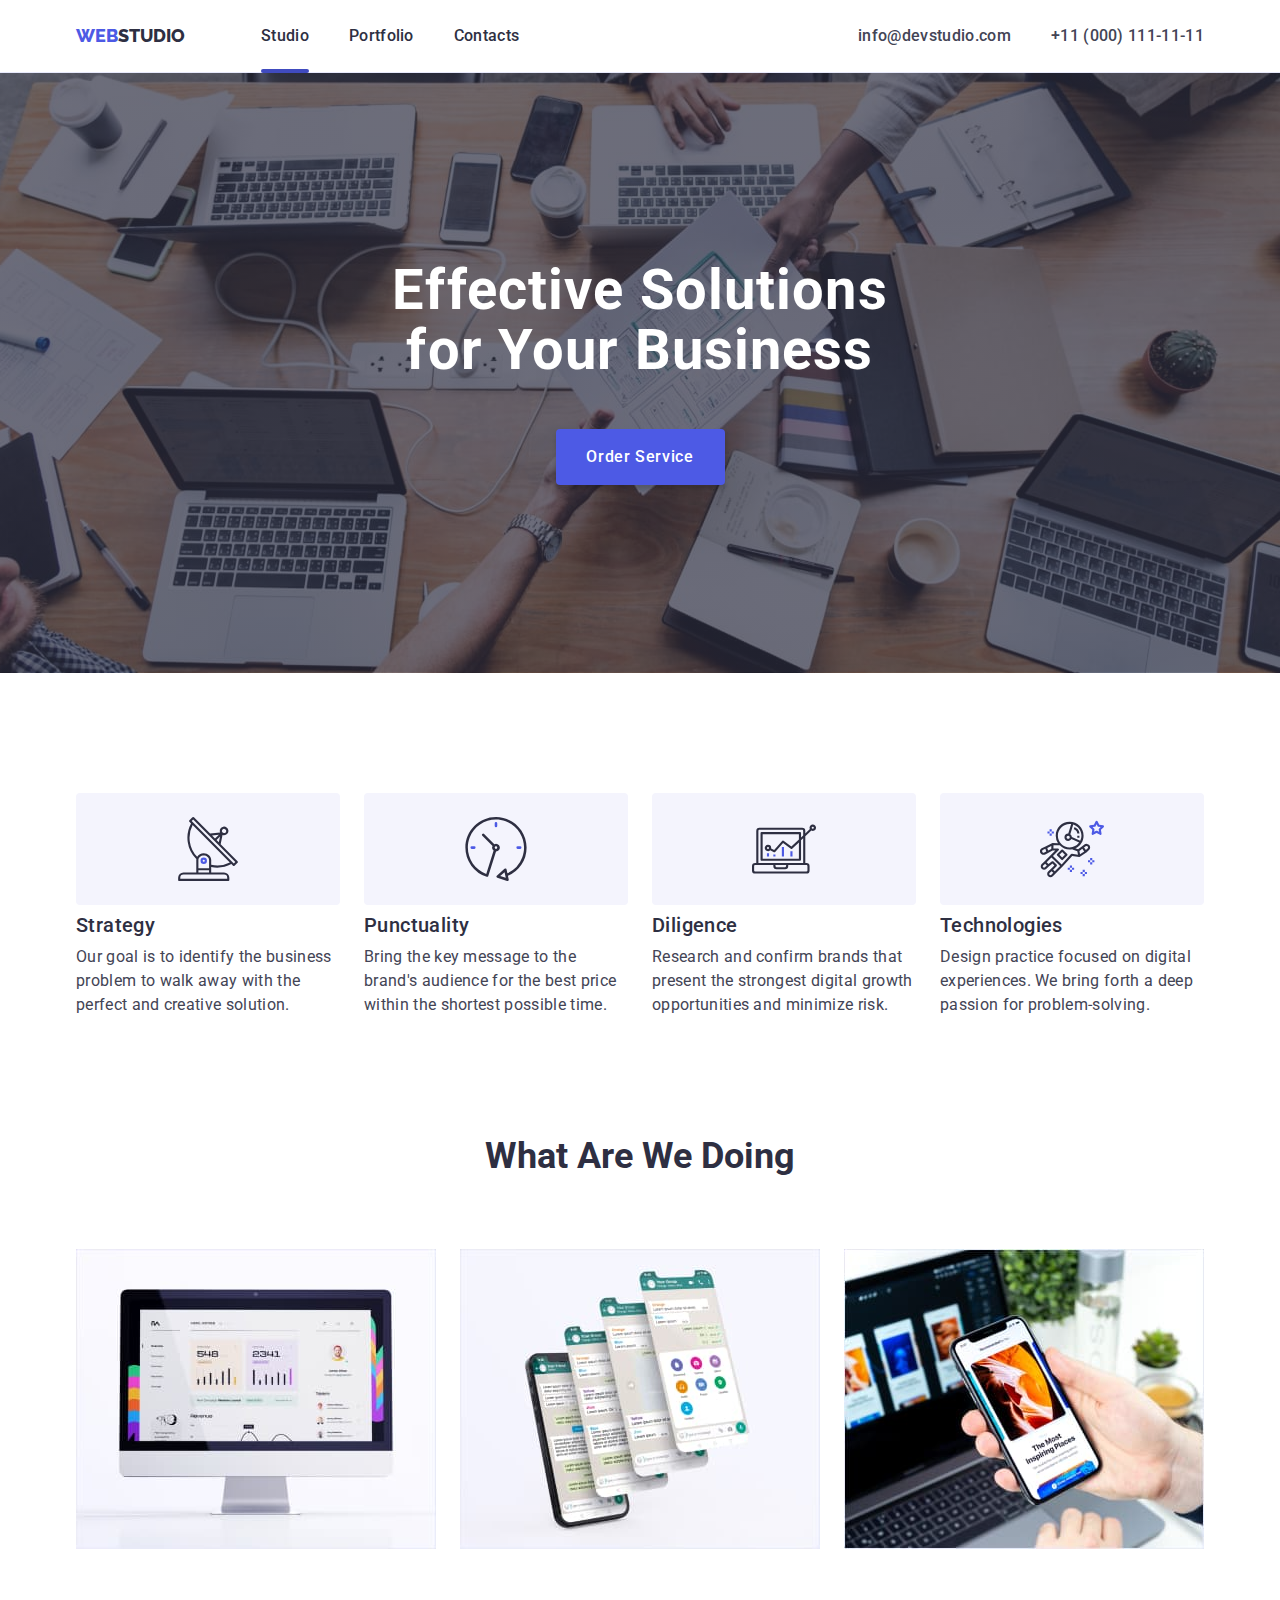
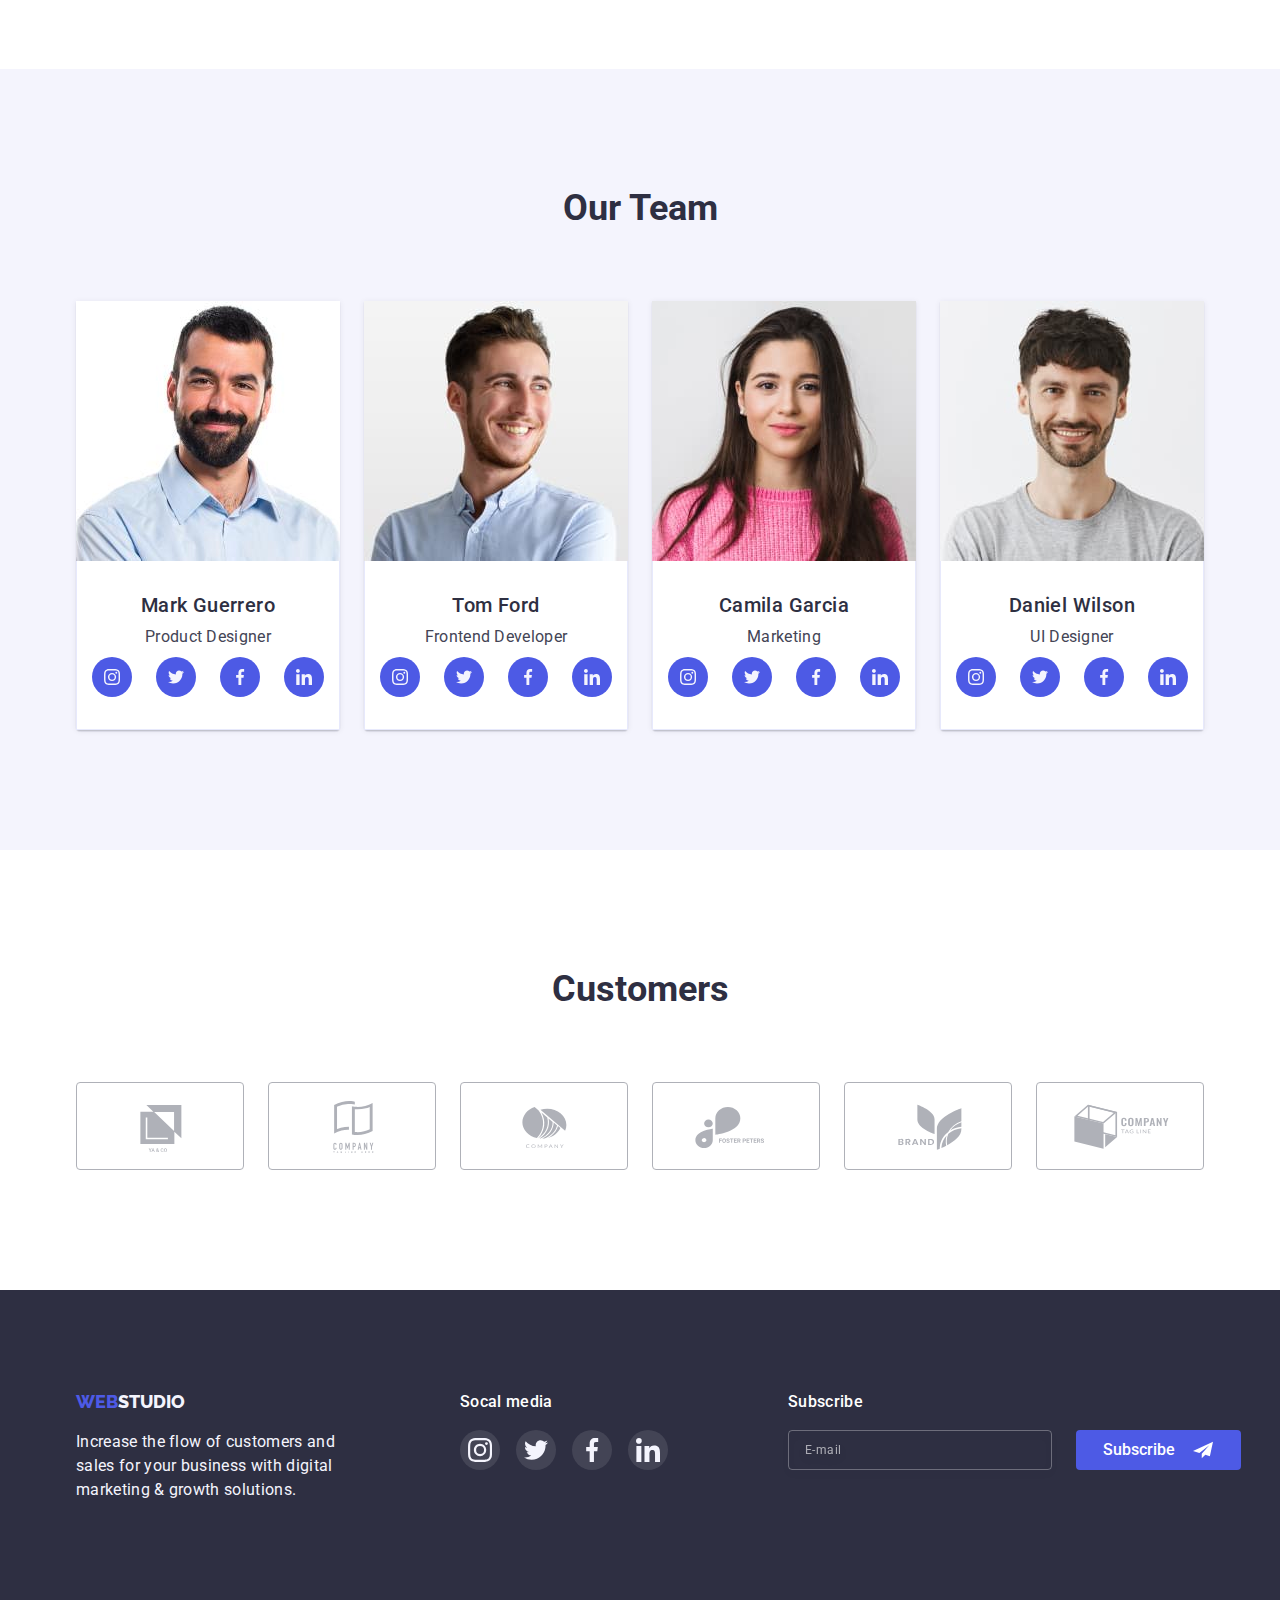
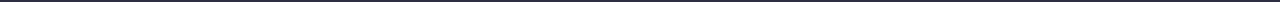
<file: index.html>
<!DOCTYPE html>
<html lang="en">
  <head>
    <meta charset="UTF-8" />
    <meta http-equiv="X-UA-Compatible" content="IE=edge" />
    <meta name="viewport" content="width=device-width, initial-scale=1.0" />
    <link rel="preconnect" href="https://fonts.googleapis.com" />
    <link rel="preconnect" href="https://fonts.gstatic.com" crossorigin />
    <link
      href="https://fonts.googleapis.com/css2?family=Raleway:wght@800&family=Roboto:wght@400;500;700;900&display=swap"
      rel="stylesheet"
    />
    <link
      rel="stylesheet"
      href="https://cdnjs.cloudflare.com/ajax/libs/modern-normalize/1.1.0/modern-normalize.min.css"
    />
    <title>Web Studio</title>
    <link rel="stylesheet" href="./css/styles.css" />
  </head>
  <body>
    <header class="header">
      <div class="container header-container">
        <nav class="header-navigation">
          <a href="./index.html" class="logo-name"
            ><span class="word-web">WEB</span
            ><span class="word-studio-header">STUDIO</span></a
          >
          <ul class="header-list">
            <li class="header-item">
              <a class="item active" href="./index.html">Studio</a>
            </li>
            <li class="header-item">
              <a class="item" href="./portfolio.html">Portfolio</a>
            </li>
            <li class="header-item"><a class="item" href="">Contacts</a></li>
          </ul>
        </nav>
        <address class="header-address">
          <ul class="header-list">
            <li class="header-item">
              <a href="mailto:info@devstudio.com" class="header-contact"
                >info@devstudio.com</a
              >
            </li>
            <li class="header-item">
              <a href="tel:+110001111111" class="header-contact"
                >+11 (000) 111-11-11</a
              >
            </li>
          </ul>
        </address>
      </div>
    </header>
    <main>
      <section class="headline-box section">
        <div class="container headline-container">
          <h1 class="headline">Effective Solutions for Your Business</h1>
          <button class="headline-button" type="button" data-modal-open>
            Order Service
          </button>
        </div>
      </section>
      <section class="section">
        <div class="container goals-container">
          <h2 hidden class="visually-hidden">info</h2>
          <ul class="main-list">
            <li class="main-item">
              <div class="main-icon">
                <svg width="64" height="64">
                  <use href="./images/icons.svg#icon-Strategy"></use>
                </svg>
              </div>
              <h3 class="main-title">Strategy</h3>
              <p class="main-after-title">
                Our goal is to identify the business problem to walk away with
                the perfect and creative solution.
              </p>
            </li>
            <li class="main-item">
              <div class="main-icon">
                <svg width="64" height="64">
                  <use href="./images/icons.svg#icon-Clock"></use>
                </svg>
              </div>
              <h3 class="main-title">Punctuality</h3>
              <p class="main-after-title">
                Bring the key message to the brand's audience for the best price
                within the shortest possible time.
              </p>
            </li>
            <li class="main-item">
              <div class="main-icon">
                <svg width="64" height="64">
                  <use href="./images/icons.svg#icon-Diagram"></use>
                </svg>
              </div>
              <h3 class="main-title">Diligence</h3>
              <p class="main-after-title">
                Research and confirm brands that present the strongest digital
                growth opportunities and minimize risk.
              </p>
            </li>
            <li class="main-item">
              <div class="main-icon">
                <svg width="64" height="64">
                  <use href="./images/icons.svg#icon-Astronaut"></use>
                </svg>
              </div>
              <h3 class="main-title">Technologies</h3>
              <p class="main-after-title">
                Design practice focused on digital experiences. We bring forth a
                deep passion for problem-solving.
              </p>
            </li>
          </ul>
        </div>
      </section>
      <section class="section list">
        <div class="container list-container">
          <h2 class="secondary-headline">What Are We Doing</h2>
          <ul class="secondary-list">
            <li class="secondary-item">
              <img src="./images/img1.jpg" width="360" alt="statistic" />
            </li>
            <li class="secondary-item">
              <img src="./images/img2.jpg" width="360" alt="social" />
            </li>
            <li class="secondary-item">
              <img src="./images/img3.jpg" width="360" alt="applications" />
            </li>
          </ul>
        </div>
      </section>
      <section class="teamlist section">
        <div class="container list-container">
          <h2 class="secondary-headline">Our Team</h2>
          <ul class="secondary-list">
            <li class="secondary-item team-color">
              <img
                src="./images/mark-guerrero.jpg"
                width="264"
                alt="Mark Guerrero"
              />
              <div class="borders-text">
                <h3 class="name-team">Mark Guerrero</h3>
                <p class="team-position">Product Designer</p>
                <ul class="team-soc-list">
                  <li class="soc-item">
                    <a href="" class="team-soc-link">
                      <svg class="team-soc-icon" width="16" height="16">
                        <use href="./images/icons.svg#icon-nstagram"></use>
                      </svg>
                    </a>
                  </li>
                  <li class="soc-item">
                    <a href="" class="team-soc-link">
                      <svg class="team-soc-icon" width="16" height="16">
                        <use href="./images/icons.svg#icon-Twitter"></use>
                      </svg>
                    </a>
                  </li>
                  <li class="soc-item">
                    <a href="" class="team-soc-link">
                      <svg class="team-soc-icon" width="16" height="16">
                        <use href="./images/icons.svg#icon-Facebook"></use>
                      </svg>
                    </a>
                  </li>
                  <li class="soc-item">
                    <a href="" class="team-soc-link">
                      <svg class="team-soc-icon" width="16" height="16">
                        <use href="./images/icons.svg#icon-Linkedin"></use>
                      </svg>
                    </a>
                  </li>
                </ul>
              </div>
            </li>
            <li class="secondary-item team-color">
              <img src="./images/tom-ford.jpg" width="264" alt="Tom Ford" />
              <div class="borders-text">
                <h3 class="name-team">Tom Ford</h3>
                <p class="team-position">Frontend Developer</p>
                <ul class="team-soc-list">
                  <li class="soc-item">
                    <a href="" class="team-soc-link">
                      <svg class="team-soc-icon" width="16" height="16">
                        <use href="./images/icons.svg#icon-nstagram"></use>
                      </svg>
                    </a>
                  </li>
                  <li class="soc-item">
                    <a href="" class="team-soc-link">
                      <svg class="team-soc-icon" width="16" height="16">
                        <use href="./images/icons.svg#icon-Twitter"></use>
                      </svg>
                    </a>
                  </li>
                  <li class="soc-item">
                    <a href="" class="team-soc-link">
                      <svg class="team-soc-icon" width="16" height="16">
                        <use href="./images/icons.svg#icon-Facebook"></use>
                      </svg>
                    </a>
                  </li>
                  <li class="soc-item">
                    <a href="" class="team-soc-link">
                      <svg class="team-soc-icon" width="16" height="16">
                        <use href="./images/icons.svg#icon-Linkedin"></use>
                      </svg>
                    </a>
                  </li>
                </ul>
              </div>
            </li>
            <li class="secondary-item team-color">
              <img
                src="./images/camila-garcia.jpg"
                width="264"
                alt="Camila Garcia"
              />
              <div class="borders-text">
                <h3 class="name-team">Camila Garcia</h3>
                <p class="team-position">Marketing</p>
                <ul class="team-soc-list">
                  <li class="soc-item">
                    <a href="" class="team-soc-link">
                      <svg class="team-soc-icon" width="16" height="16">
                        <use href="./images/icons.svg#icon-nstagram"></use>
                      </svg>
                    </a>
                  </li>
                  <li class="soc-item">
                    <a href="" class="team-soc-link">
                      <svg class="team-soc-icon" width="16" height="16">
                        <use href="./images/icons.svg#icon-Twitter"></use>
                      </svg>
                    </a>
                  </li>
                  <li class="soc-item">
                    <a href="" class="team-soc-link">
                      <svg class="team-soc-icon" width="16" height="16">
                        <use href="./images/icons.svg#icon-Facebook"></use>
                      </svg>
                    </a>
                  </li>
                  <li class="soc-item">
                    <a href="" class="team-soc-link">
                      <svg class="team-soc-icon" width="16" height="16">
                        <use href="./images/icons.svg#icon-Linkedin"></use>
                      </svg>
                    </a>
                  </li>
                </ul>
              </div>
            </li>
            <li class="secondary-item team-color">
              <img
                src="./images/daniel-wilson.jpg"
                width="264"
                alt="Daniel Wilson"
              />
              <div class="borders-text">
                <h3 class="name-team">Daniel Wilson</h3>
                <p class="team-position">UI Designer</p>
                <ul class="team-soc-list">
                  <li class="soc-item">
                    <a href="" class="team-soc-link">
                      <svg class="team-soc-icon" width="16" height="16">
                        <use href="./images/icons.svg#icon-nstagram"></use>
                      </svg>
                    </a>
                  </li>
                  <li class="soc-item">
                    <a href="" class="team-soc-link">
                      <svg class="team-soc-icon" width="16" height="16">
                        <use href="./images/icons.svg#icon-Twitter"></use>
                      </svg>
                    </a>
                  </li>
                  <li class="soc-item">
                    <a href="" class="team-soc-link">
                      <svg class="team-soc-icon" width="16" height="16">
                        <use href="./images/icons.svg#icon-Facebook"></use>
                      </svg>
                    </a>
                  </li>
                  <li class="soc-item">
                    <a href="" class="team-soc-link">
                      <svg class="team-soc-icon" width="16" height="16">
                        <use href="./images/icons.svg#icon-Linkedin"></use>
                      </svg>
                    </a>
                  </li>
                </ul>
              </div>
            </li>
          </ul>
        </div>
      </section>
      <section class="customers-section section">
        <div class="container">
          <h2 class="secondary-headline">Customers</h2>
          <ul class="customers-list">
            <li class="customers-item">
              <a href="" class="customers-link">
                <svg class="customers-icon" width="104" height="56">
                  <use href="./images/icons.svg#icon-Logo1"></use>
                </svg>
              </a>
            </li>
            <li class="customers-item">
              <a href="" class="customers-link">
                <svg class="customers-icon" width="104" height="56">
                  <use href="./images/icons.svg#icon-Logo2"></use>
                </svg>
              </a>
            </li>
            <li class="customers-item">
              <a href="" class="customers-link">
                <svg class="customers-icon" width="104" height="56">
                  <use href="./images/icons.svg#icon-Logo3"></use>
                </svg>
              </a>
            </li>
            <li class="customers-item">
              <a href="" class="customers-link">
                <svg class="customers-icon" width="104" height="56">
                  <use href="./images/icons.svg#icon-Logo4"></use>
                </svg>
              </a>
            </li>
            <li class="customers-item">
              <a href="" class="customers-link">
                <svg class="customers-icon" width="104" height="56">
                  <use href="./images/icons.svg#icon-Logo5"></use>
                </svg>
              </a>
            </li>
            <li class="customers-item">
              <a href="" class="customers-link">
                <svg class="customers-icon" width="104" height="56">
                  <use href="./images/icons.svg#icon-Logo6"></use>
                </svg>
              </a>
            </li>
          </ul>
        </div>
      </section>
    </main>
    <footer class="box">
      <div class="container footer-container">
        <div class="footer-logo">
          <a href="./index.html" class="logo-name"
            ><span class="word-web">WEB</span
            ><span class="word-studio-footer">STUDIO</span></a
          >
          <p class="footer-description">
            Increase the flow of customers and sales for your business with
            digital marketing & growth solutions.
          </p>
        </div>
        <div class="social-footer-container">
          <p class="social-footer-header">Socal media</p>
          <ul class="footer-social-list">
            <li class="footer-social-item">
              <a href="" class="footer-social-link">
                <svg class="footer-social-icon" width="24" height="24">
                  <use href="./images/icons.svg#icon-nstagram"></use>
                </svg>
              </a>
            </li>
            <li class="footer-social-item">
              <a href="" class="footer-social-link">
                <svg class="footer-social-icon" width="24" height="24">
                  <use href="./images/icons.svg#icon-Twitter"></use>
                </svg>
              </a>
            </li>
            <li class="footer-social-item">
              <a href="" class="footer-social-link">
                <svg class="footer-social-icon" width="24" height="24">
                  <use href="./images/icons.svg#icon-Facebook"></use>
                </svg>
              </a>
            </li>
            <li class="footer-social-item">
              <a href="" class="footer-social-link">
                <svg class="footer-social-icon" width="24" height="24">
                  <use href="./images/icons.svg#icon-Linkedin"></use>
                </svg>
              </a>
            </li>
          </ul>
        </div>
        <div class="social-footer-container">
          <p class="social-footer-header">Subscribe</p>
          <form class="subcribe-form">
            <div class="subcribe-input">
              <input
                name="email"
                type="email"
                class="input-email"
                placeholder="E-mail"
              />
              <button type="submit" class="button-submit">
                Subscribe<svg class="subcribe-icon" width="24" height="20">
                  <use href="./images/icons.svg#icon-Subscribe"></use>
                </svg>
              </button>
            </div>
          </form>
        </div>
      </div>
    </footer>
    <div class="backdrop is-hidden" data-modal>
      <div class="modal">
        <button type="button" class="modal-close" data-modal-close>
          <svg class="close-modal-icon" width="8" height="8">
            <use href="./images/icons.svg#icon-close-black-18dp-2-1"></use>
          </svg>
        </button>
        <p class="modal-header">
          Leave your contacts and we will call you back
        </p>
        <form>
          <div class="modal-field">
            <label for="user-name" class="input-text">Name</label>
            <div class="input-wrap">
              <input type="name" id="user-name" class="modal-input" />
              <svg class="modal-icon" width="18" height="18">
                <use href="./images/icons.svg#icon-person-logo"></use>
              </svg>
            </div>
          </div>
          <div class="modal-field">
            <label for="user-phone" class="input-text">Phone</label>
            <div class="input-wrap">
              <input
                type="tel"
                name="user-phone"
                id="user-phone"
                class="modal-input"
              />
              <svg class="modal-icon" width="18" height="24">
                <use href="./images/icons.svg#icon-phone-black-logo"></use>
              </svg>
            </div>
          </div>
          <div class="modal-field">
            <label for="user-email" class="input-text">Email</label>
            <div class="input-wrap">
              <input
                type="email"
                name="user-email"
                id="user-email"
                class="modal-input"
              /><svg class="modal-icon" width="18" height="24">
                <use href="./images/icons.svg#icon-email-black-logo"></use>
              </svg>
            </div>
          </div>
          <div class="comment-field">
            <label for="user-comment" class="input-text">Comment</label
            ><textarea
              class="user-message"
              name="user-comment"
              id="user-comment"
              placeholder="Text input"
            ></textarea>
          </div>
          <div class="policy-field">
            <input
              class="policy-check hidden"
              name="policy-checkbox"
              type="checkbox"
              id="policy-checkbox"
              value="true"
            />
            <label for="policy-checkbox" class="policy-text"
              ><span
                ><svg class="check-icon" width="10" height="8">
                  <use href="./images/icons.svg#icon-Vector"></use></svg></span
              >I accept the terms and conditions of the
              <a class="policy-link" href="">Privacy Policy</a></label
            >
          </div>
          <button type="submit" class="submit-button">Send</button>
        </form>
      </div>
    </div>
    <script src="./js/modal.js"></script>
  </body>
</html>
</file>
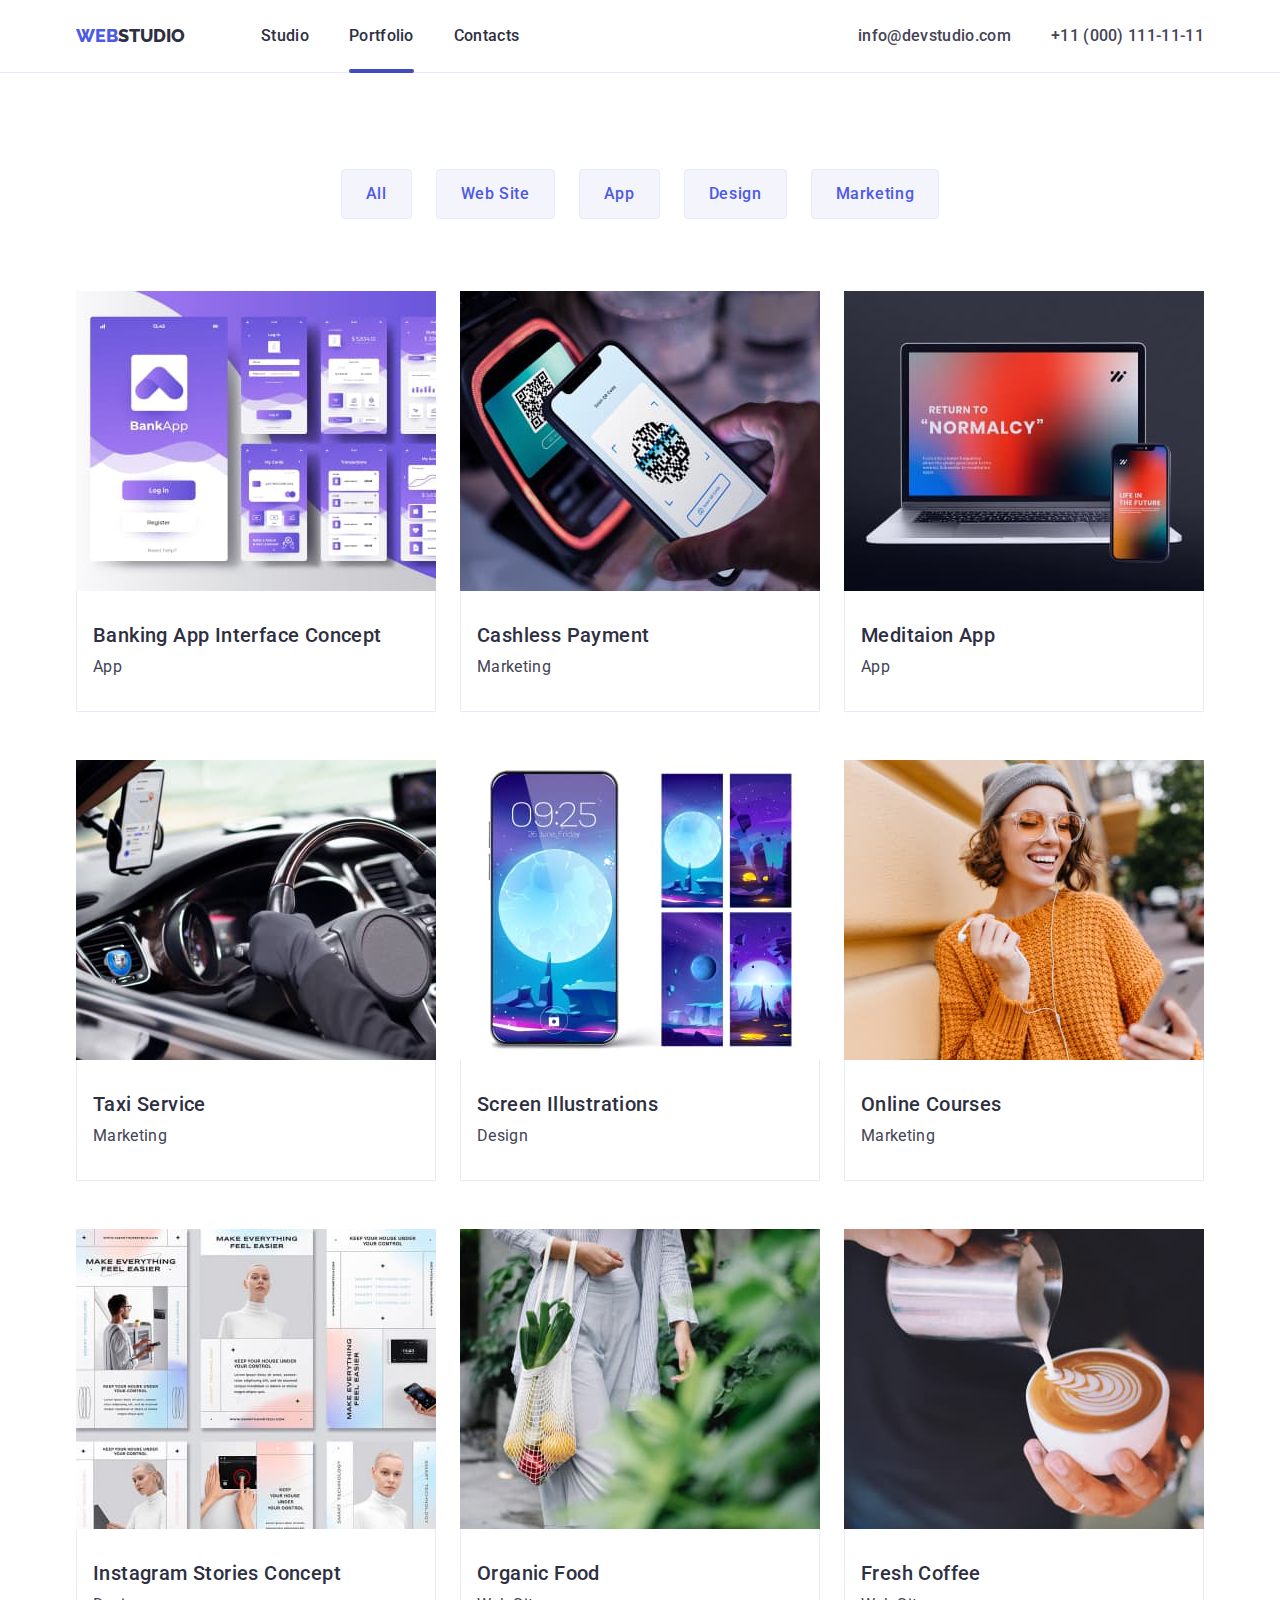
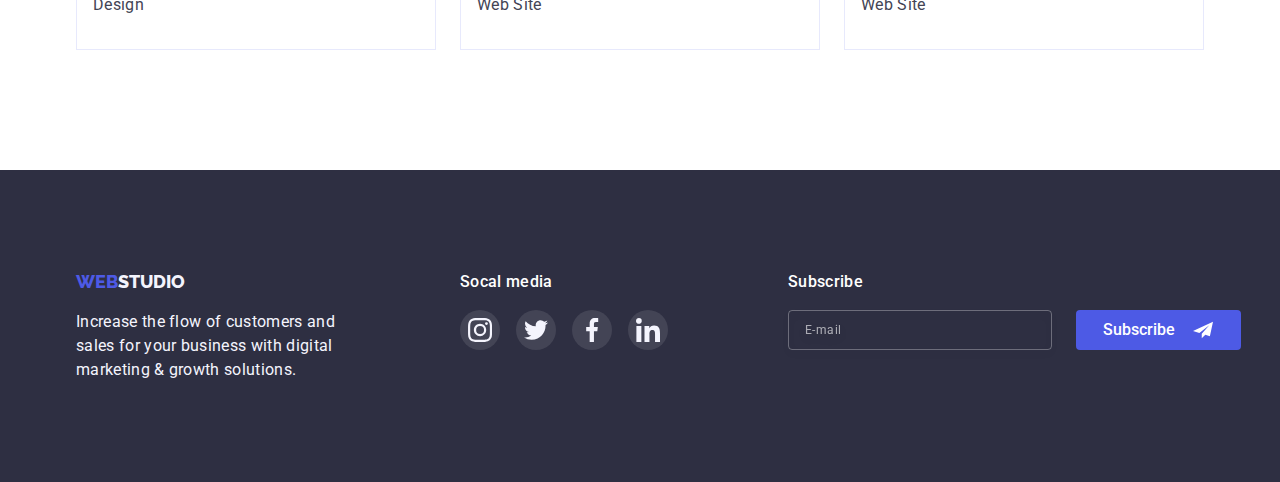
<file: portfolio.html>
<!DOCTYPE html>
<html lang="en">
  <head>
    <meta charset="UTF-8" />
    <meta http-equiv="X-UA-Compatible" content="IE=edge" />
    <meta name="viewport" content="width=device-width, initial-scale=1.0" />
    <link rel="preconnect" href="https://fonts.googleapis.com" />
    <link rel="preconnect" href="https://fonts.gstatic.com" crossorigin />
    <link
      href="https://fonts.googleapis.com/css2?family=Raleway:wght@800&family=Roboto:wght@400;500;700;900&display=swap"
      rel="stylesheet"
    />
    <link
      rel="stylesheet"
      href="https://cdnjs.cloudflare.com/ajax/libs/modern-normalize/1.1.0/modern-normalize.css"
    />
    <title>Portfolio</title>
    <link rel="stylesheet" href="./css/styles.css" />
  </head>
  <body>
    <header class="header">
      <div class="container header-container">
        <nav class="header-navigation">
          <a href="./index.html" class="logo-name"
            ><span class="word-web">WEB</span
            ><span class="word-studio-header">STUDIO</span></a
          >
          <ul class="header-list">
            <li class="header-item">
              <a class="item" href="./index.html">Studio</a>
            </li>
            <li class="header-item">
              <a class="item active" href="./portfolio.html">Portfolio</a>
            </li>
            <li class="header-item"><a class="item" href="">Contacts</a></li>
          </ul>
        </nav>
        <address class="header-address">
          <ul class="header-list">
            <li class="header-item">
              <a href="mailto:info@devstudio.com" class="header-contact"
                >info@devstudio.com</a
              >
            </li>
            <li class="header-item">
              <a href="tel:+110001111111" class="header-contact"
                >+11 (000) 111-11-11</a
              >
            </li>
          </ul>
        </address>
      </div>
    </header>
    <main>
      <section class="buttons">
        <div class="container">
          <h1 hidden class="visually-hidden">info</h1>
          <ul class="buttons-container">
            <li class="btn-list">
              <button type="button" class="main-btn">All</button>
            </li>
            <li class="btn-list">
              <button type="button" class="main-btn">Web Site</button>
            </li>
            <li class="btn-list">
              <button type="button" class="main-btn">App</button>
            </li>
            <li class="btn-list">
              <button type="button" class="main-btn">Design</button>
            </li>
            <li class="btn-list">
              <button type="button" class="main-btn">Marketing</button>
            </li>
          </ul>
          <h1 hidden class="visually-hidden">Projects</h1>
          <ul class="portfolio-list">
            <li class="portfolio-item">
              <a
                class="main-link"
                href="./images/portfolio/img-banking-appi-interface-concept.jpg"
              >
                <div class="portfolio-cover-wrap">
                  <img
                    src="./images/portfolio/img-banking-appi-interface-concept.jpg"
                    alt="banking interface"
                    width="360"
                    height="300"
                    class="main-image"
                  />
                  <p class="portfolio-overlay-text">
                    14 Stylish and User-Friendly App Design Concepts · Task
                    Manager App · Calorie Tracker App · Exotic Fruit Ecommerce
                    App · Cloud Storage App
                  </p>
                </div>
                <div class="borders-text description-left">
                  <h2 class="portfolio-header">
                    Banking App Interface Concept
                  </h2>
                  <p class="portfolio-description">App</p>
                </div>
              </a>
            </li>
            <li class="portfolio-item">
              <a
                class="main-link"
                href="./images/portfolio/img-сashless-payment.jpg"
              >
                <div class="portfolio-cover-wrap">
                  <img
                    src="./images/portfolio/img-сashless-payment.jpg"
                    alt="cashless payment"
                    width="360"
                    class="main-image"
                  />
                  <p class="portfolio-overlay-text">
                    14 Stylish and User-Friendly App Design Concepts · Task
                    Manager App · Calorie Tracker App · Exotic Fruit Ecommerce
                    App · Cloud Storage App
                  </p>
                </div>
                <div class="borders-text description-left">
                  <h2 class="portfolio-header">Cashless Payment</h2>
                  <p class="portfolio-description">Marketing</p>
                </div>
              </a>
            </li>
            <li class="portfolio-item">
              <a
                class="main-link"
                href="./images/portfolio/img-meditaion-app.jpg"
              >
                <div class="portfolio-cover-wrap">
                  <img
                    src="./images/portfolio/img-meditaion-app.jpg"
                    alt="meditation app"
                    width="360"
                    class="main-image"
                  />
                  <p class="portfolio-overlay-text">
                    14 Stylish and User-Friendly App Design Concepts · Task
                    Manager App · Calorie Tracker App · Exotic Fruit Ecommerce
                    App · Cloud Storage App
                  </p>
                </div>
                <div class="borders-text description-left">
                  <h2 class="portfolio-header">Meditaion App</h2>
                  <p class="portfolio-description">App</p>
                </div>
              </a>
            </li>
            <li class="portfolio-item">
              <a
                class="main-link"
                href="./images/portfolio/img-taxi-service.jpg"
              >
                <div class="portfolio-cover-wrap">
                  <img
                    src="./images/portfolio/img-taxi-service.jpg"
                    alt="taxi service"
                    width="360"
                    class="main-image"
                  />
                  <p class="portfolio-overlay-text">
                    14 Stylish and User-Friendly App Design Concepts · Task
                    Manager App · Calorie Tracker App · Exotic Fruit Ecommerce
                    App · Cloud Storage App
                  </p>
                </div>
                <div class="borders-text description-left">
                  <h2 class="portfolio-header">Taxi Service</h2>
                  <p class="portfolio-description">Marketing</p>
                </div>
              </a>
            </li>
            <li class="portfolio-item">
              <a
                class="main-link"
                href="./images/portfolio/img-screen-illustrations.jpg"
              >
                <div class="portfolio-cover-wrap">
                  <img
                    src="./images/portfolio/img-screen-illustrations.jpg"
                    alt="screen illustrations"
                    width="360"
                    class="main-image"
                  />
                  <p class="portfolio-overlay-text">
                    14 Stylish and User-Friendly App Design Concepts · Task
                    Manager App · Calorie Tracker App · Exotic Fruit Ecommerce
                    App · Cloud Storage App
                  </p>
                </div>
                <div class="borders-text description-left">
                  <h2 class="portfolio-header">Screen Illustrations</h2>
                  <p class="portfolio-description">Design</p>
                </div>
              </a>
            </li>
            <li class="portfolio-item">
              <a
                class="main-link"
                href="./images/portfolio/img-online-courses.jpg"
              >
                <div class="portfolio-cover-wrap">
                  <img
                    src="./images/portfolio/img-online-courses.jpg"
                    alt=" online courses"
                    width="360"
                    class="main-image"
                  />
                  <p class="portfolio-overlay-text">
                    14 Stylish and User-Friendly App Design Concepts · Task
                    Manager App · Calorie Tracker App · Exotic Fruit Ecommerce
                    App · Cloud Storage App
                  </p>
                </div>
                <div class="borders-text description-left">
                  <h2 class="portfolio-header">Online Courses</h2>
                  <p class="portfolio-description">Marketing</p>
                </div>
              </a>
            </li>
            <li class="portfolio-item">
              <a
                class="main-link"
                href="./images/portfolio/img-instagram-stories-concept.jpg"
              >
                <div class="portfolio-cover-wrap">
                  <img
                    src="./images/portfolio/img-instagram-stories-concept.jpg"
                    alt="instagram stories concept"
                    width="360"
                    class="main-image"
                  />
                  <p class="portfolio-overlay-text">
                    14 Stylish and User-Friendly App Design Concepts · Task
                    Manager App · Calorie Tracker App · Exotic Fruit Ecommerce
                    App · Cloud Storage App
                  </p>
                </div>
                <div class="borders-text description-left">
                  <h2 class="portfolio-header">Instagram Stories Concept</h2>
                  <p class="portfolio-description">Design</p>
                </div>
              </a>
            </li>
            <li class="portfolio-item">
              <a
                class="main-link"
                href="./images/portfolio/img-organic-food.jpg"
              >
                <div class="portfolio-cover-wrap">
                  <img
                    src="./images/portfolio/img-organic-food.jpg"
                    alt="organic food"
                    width="360"
                    class="main-image"
                  />
                  <p class="portfolio-overlay-text">
                    14 Stylish and User-Friendly App Design Concepts · Task
                    Manager App · Calorie Tracker App · Exotic Fruit Ecommerce
                    App · Cloud Storage App
                  </p>
                </div>
                <div class="borders-text description-left">
                  <h2 class="portfolio-header">Organic Food</h2>
                  <p class="portfolio-description">Web Site</p>
                </div>
              </a>
            </li>
            <li class="portfolio-item">
              <a
                class="main-link"
                href="./images/portfolio/img-fresh-coffee.jpg"
              >
                <div class="portfolio-cover-wrap">
                  <img
                    src="./images/portfolio/img-fresh-coffee.jpg"
                    alt="fresh coffee"
                    width="360"
                    class="main-image"
                  />
                  <p class="portfolio-overlay-text">
                    14 Stylish and User-Friendly App Design Concepts · Task
                    Manager App · Calorie Tracker App · Exotic Fruit Ecommerce
                    App · Cloud Storage App
                  </p>
                </div>
                <div class="borders-text description-left">
                  <h2 class="portfolio-header">Fresh Coffee</h2>
                  <p class="portfolio-description">Web Site</p>
                </div>
              </a>
            </li>
          </ul>
        </div>
      </section>
    </main>
    <footer class="box">
      <div class="container footer-container">
        <div class="footer-logo">
          <a href="./index.html" class="logo-name"
            ><span class="word-web">WEB</span
            ><span class="word-studio-footer">STUDIO</span></a
          >
          <p class="footer-description">
            Increase the flow of customers and sales for your business with
            digital marketing & growth solutions.
          </p>
        </div>
        <div class="social-footer-container">
          <p class="social-footer-header">Socal media</p>
          <ul class="footer-social-list">
            <li class="footer-social-item">
              <a href="" class="footer-social-link">
                <svg class="footer-social-icon" width="24" height="24">
                  <use href="./images/icons.svg#icon-nstagram"></use>
                </svg>
              </a>
            </li>
            <li class="footer-social-item">
              <a href="" class="footer-social-link">
                <svg class="footer-social-icon" width="24" height="24">
                  <use href="./images/icons.svg#icon-Twitter"></use>
                </svg>
              </a>
            </li>
            <li class="footer-social-item">
              <a href="" class="footer-social-link">
                <svg class="footer-social-icon" width="24" height="24">
                  <use href="./images/icons.svg#icon-Facebook"></use>
                </svg>
              </a>
            </li>
            <li class="footer-social-item">
              <a href="" class="footer-social-link">
                <svg class="footer-social-icon" width="24" height="24">
                  <use href="./images/icons.svg#icon-Linkedin"></use>
                </svg>
              </a>
            </li>
          </ul>
        </div>
        <div class="social-footer-container">
          <p class="social-footer-header">Subscribe</p>
          <form class="subcribe-form">
            <div class="subcribe-input">
              <input
                name="email"
                type="email"
                class="input-email"
                placeholder="E-mail"
              />
              <button type="submit" class="button-submit">
                Subscribe<svg class="subcribe-icon" width="24" height="20">
                  <use href="./images/icons.svg#icon-Subscribe"></use>
                </svg>
              </button>
            </div>
          </form>
        </div>
      </div>
    </footer>
  </body>
</html>
</file>
<file: css/styles.css>
:root {
  --primary-color: #2e2f42;
  --secondary-color: #4d5ae5;
  --font-description-color: #434455;
  --font-white-color: #ffffff;
  --hover-color: #404bbf;
  --footer-soc-item-color: #31d0aa;
  --hover-transition: 250ms cubic-bezier(0.4, 0, 0.2, 1);
}
p,
h1,
h2,
h3,
h4,
h5,
h6 {
  margin: 0;
}

ul {
  margin: 0;
  padding-left: 0;
}

button {
  cursor: pointer;
  margin: 0 auto;
}

address {
  font-style: normal;
}

img {
  display: block;
  max-width: 100%;
  height: auto;
}
body {
  font-family: "Roboto";
  color: var(--primary-color);
}
.hidden {
  position: absolute;
  width: 1px;
  height: 1px;
  margin: -1px;
  border: 0;
  padding: 0;
  white-space: nowrap;
  clip-path: inset(100%);
  clip: rect(0 0 0 0);
  overflow: hidden;
}
.container {
  width: 1158px;
  padding-left: 15px;
  padding-right: 15px;
  padding: 0 15px;
  margin: 0 auto;
  /*outline: 2px solid red;*/
}
.header {
  border-bottom: 1px solid #e7e9fc;
  padding-top: 24px;
  padding-bottom: 24px;
}
.logo-name {
  text-decoration: none;
  font-family: "Raleway";
  font-style: normal;
  font-weight: 800;
  font-size: 18px;
  line-height: 1.33;
  margin-right: 76px;
}
.header-container {
  display: flex;
  align-items: center;
}
.header-navigation {
  display: flex;
  align-items: center;
}
.header-list {
  font-weight: 500;
  font-size: 16px;
  line-height: 1.5;
  letter-spacing: 0.02em;
  list-style: none;
  display: flex;
  gap: 40px;
}
.header-item {
  list-style: none;
  position: relative;
}
.active::after {
  display: block;
  content: "";
  position: absolute;
  left: 0;
  bottom: -25px;
  width: 100%;
  height: 4px;
  border-radius: 2px;
  background-color: var(--hover-color);
}
.item {
  color: var(--primary-color);
  text-decoration: none;
  transition: color var(--hover-transition);
}
.item:hover,
.item:focus {
  color: var(--hover-color);
}
.header-address {
  font-weight: 400;
  font-size: 16px;
  line-height: 1.5;
  /* identical to box height, or 150% */
  letter-spacing: 0.02em;
  display: flex;
  margin-left: auto;
}
.header-contact {
  text-decoration: none;
  color: var(--font-description-color);
  transition: color var(--hover-transition);
}
.header-contact:focus,
.header-contact:hover {
  color: var(--hover-color);
}
.section {
  padding-bottom: 120px;
  padding-top: 120px;
}
.headline-box {
  /* background-color: tomato;*/
  max-width: 1440px;
  margin: 0 auto;
  background-image: linear-gradient(
      rgba(46, 47, 66, 0.7),
      rgba(46, 47, 66, 0.7) 100%
    ),
    url(../images/people-office.jpg);
  background-repeat: no-repeat;
  background-position: center;
  background-size: cover;
  padding-top: 188px;
  padding-bottom: 188px;
}

.headline {
  color: var(--font-white-color);
  font-weight: 700;
  font-size: 56px;
  line-height: 1.07;
  text-align: center;
  letter-spacing: 0.02em;
  width: 507px;
  margin: 0 auto 48px;
}
.headline-button {
  display: block;
  font-family: inherit;
  font-weight: 500;
  font-size: 16px;
  line-height: 1.5;
  letter-spacing: 0.04em;
  background-color: var(--secondary-color);
  color: var(--font-white-color);
  border-radius: 4px;
  border: 0;
  width: 169px;
  height: 56px;
  margin-top: 48px;
  box-shadow: 0px 4px 4px rgba(0, 0, 0, 0.15);
  transition: background-color var(--hover-transition);
}
.headline-button:hover,
.headline-button:focus {
  background-color: var(--hover-color);
  cursor: pointer;
}

.list {
  padding-top: 0;
}
.main-list {
  display: flex;
  column-gap: 24px;
}

.main-btn {
  font-family: inherit;
  font-weight: 500;
  font-size: 16px;
  line-height: 1.5;
  letter-spacing: 0.04em;
  background-color: #f4f4fd;
  color: var(--secondary-color);
  border-radius: 4px;
  border: 1px solid #e7e9fc;
  padding: 12px 24px;
  transition: border var(--hover-transition),
    background-color var(--hover-transition), color var(--hover-transition),
    box-shadow var(--hover-transition);
}
.main-btn:focus,
.main-btn:hover {
  border: 1px solid var(--secondary-color);
  background-color: var(--secondary-color);
  color: #f4f4fd;
  box-shadow: 0px 3px 1px rgba(0, 0, 0, 0.1), 0px 2px 1px rgba(0, 0, 0, 0.08),
    0px 2px 2px rgba(0, 0, 0, 0.12);
  cursor: pointer;
}
.main-item {
  list-style: none;
  width: calc(((100% - 72px) / 4));
  margin-right: 24;
}
.main-link {
  text-decoration: none;
}
.main-icon {
  display: flex;
  justify-content: center;
  align-items: center;
  height: 112px;
  background-color: #f4f4fd;
  border-radius: 4px;
}
.main-title {
  color: var(--primary-color);
  font-style: normal;
  font-weight: 500;
  font-size: 20px;
  line-height: 1.2;
  /* identical to box height, or 120% */
  margin-bottom: 8px;
  margin-top: 8px;
  letter-spacing: 0.02em;
}
.main-after-title {
  color: var(--font-description-color);
  font-weight: 400;
  font-size: 16px;
  line-height: 1.5;
  /* identical to box height, or 150% */

  letter-spacing: 0.02em;
}
.secondary-headline {
  text-align: center;
  font-weight: 700;
  font-size: 36px;
  line-height: 1.11;
  /* identical to box height, or 111% */
  color: var(--primary-color);
  margin-bottom: 72px;
}
.secondary-list {
  display: flex;
  align-items: center;
  gap: 24px;
}
.secondary-item {
  list-style: none;
}
.teamlist {
  background-color: #f4f4fd;
}
.name-team {
  text-align: center;
  color: var(--primary-color);
  font-style: normal;
  font-weight: 500;
  font-size: 20px;
  line-height: 1.2;
  /* identical to box height, or 120% */
  letter-spacing: 0.02em;
  margin-bottom: 8px;
}
.team-position {
  text-align: center;
  color: var(--font-description-color);
  font-weight: 400;
  font-size: 16px;
  line-height: 1.5;
  /* identical to box height, or 150% */
  letter-spacing: 0.02em;
  margin-bottom: 8px;
}
.team-color {
  background-color: var(--font-white-color);
  box-shadow: 0px 1px 6px rgba(46, 47, 66, 0.08),
    0px 1px 1px rgba(46, 47, 66, 0.16), 0px 2px 1px rgba(46, 47, 66, 0.08);
  border-radius: 0px 0px 4px 4px;
}
.team-soc-list {
  display: flex;
  justify-content: center;
  gap: 24px;
}
.soc-item {
  list-style: none;
  width: 40px;
  height: 40px;
}
.team-soc-link {
  width: 100%;
  height: 100%;
  border-radius: 50%;
  display: flex;
  justify-content: center;
  align-items: center;
  background-color: var(--secondary-color);
  transition: background-color var(--hover-transition);
}
.team-soc-link:hover,
.team-soc-link:focus {
  background-color: var(--hover-color);
}
.customers-list {
  display: flex;
  justify-content: center;
  align-items: center;
  gap: 24px;
}
.customers-item {
  list-style: none;
  width: 168px;
  height: 88px;
}
.customers-link {
  width: 100%;
  height: 100%;
  border: 1px solid #afb1b8;
  border-radius: 4px;
  display: flex;
  justify-content: center;
  align-items: center;
  transition: border-color var(--hover-transition);
}
.customers-icon {
  fill: #afb1b8;
  transition: fill var(--hover-transition);
}

.customers-link:is(:hover, :focus) {
  border-color: var(--hover-color);
}
.customers-link:is(:hover, :focus) .customers-icon {
  fill: var(--hover-color);
}
.box {
  background: #2e2f42;
  padding-top: 100px;
  padding-bottom: 100px;
}
.buttons {
  padding-top: 96px;
  padding-bottom: 120px;
}
.buttons-container {
  margin-bottom: 72px;
  display: flex;
  flex-direction: row;
  justify-content: center;
  gap: 24px;
}
.btn-list {
  list-style: none;
}
.portfolio-container {
  padding-top: 72px;
  padding-bottom: 120px;
}
.borders-text {
  padding-top: 32px;
  padding-bottom: 32px;
  border-left: 1px solid #e7e9fc;
  border-right: 1px solid #e7e9fc;
  border-bottom: 1px solid #e7e9fc;
}
.portfolio-list {
  display: flex;
  flex-wrap: wrap;
  row-gap: 48px;
}
.portfolio-cover-wrap {
  position: relative;
  overflow: hidden;
}
.portfolio-overlay-text {
  color: #f4f4fd;
  background-color: var(--secondary-color);
  font-weight: 400;
  font-size: 16px;
  line-height: 1.5;
  letter-spacing: 0.02em;
  padding-top: 40px;
  padding-left: 32px;
  padding-right: 32px;
  position: absolute;
  top: 0;
  height: 100%;
  transform: translateY(100%);
  transition: transform var(--hover-transition);
}
.main-link:is(:hover, :focus) .portfolio-overlay-text {
  transform: translateY(0);
}
.portfolio-item {
  width: calc(((100% - 48px)) / 3);
  list-style: none;
  margin-right: 24px;
  transition: box-shadow var(--hover-transition);
}
.portfolio-item:hover,
.portfolio-item:focus {
  box-shadow: 0px 1px 6px rgba(46, 47, 66, 0.08);
}

.portfolio-list > li:nth-child(3n) {
  margin-right: 0;
}
.portfolio-list > li:nth-child(1n) {
  margin-left: 0;
}
.portfolio-header {
  color: var(--primary-color);
  font-style: normal;
  font-weight: 500;
  font-size: 20px;
  line-height: 1.2;
  /* identical to box height, or 120% */
  margin-bottom: 8px;
  letter-spacing: 0.02em;
}
.portfolio-description {
  color: var(--font-description-color);
  font-weight: 400;
  font-size: 16px;
  line-height: 1.5;
  /* identical to box height, or 150% */
  letter-spacing: 0.02em;
}
.description-left {
  padding-left: 16px;
}
.word-studio-header {
  color: #2e2f42;
}
.word-web {
  color: var(--secondary-color);
}
.word-studio-footer {
  color: #f4f4fd;
}
.footer-container {
  display: flex;
  gap: 120px;
}
.footer-logo {
  display: block;
}
.footer-description {
  margin-top: 16px;
  width: 264px;
  font-size: 16px;
  line-height: 1.5;
  letter-spacing: 0.02em;
  color: #f4f4fd;
}
.social-footer-container {
  display: block;
}
.social-footer-header {
  font-weight: 500;
  font-size: 16px;
  line-height: 1.5;
  letter-spacing: 0.02em;
  color: #ffffff;
  padding-bottom: 16px;
}
.footer-social-list {
  display: flex;
  justify-content: center;
  gap: 16px;
}
.footer-social-item {
  list-style: none;
  width: 40px;
  height: 40px;
  display: flex;
  justify-content: center;
  align-items: center;
  gap: 16px;
}
.footer-social-link {
  display: flex;
  justify-content: center;
  align-items: center;
  width: 100%;
  height: 100%;
  border-radius: 50%;
  background-color: rgba(255, 255, 255, 0.1);
  transition: background-color var(--hover-transition);
}
.footer-social-link:hover,
.footer-social-link:focus {
  background-color: var(--footer-soc-item-color);
}
.footer-social-icon {
  fill: currentColor;
}
.backdrop {
  position: fixed;
  top: 0;
  width: 100%;
  height: 100%;
  background: rgba(46, 47, 66, 0.4);
  transition: opacity var(--hover-transition),
    visibility var(--hover-transition);
}
.modal {
  position: absolute;
  top: 50%;
  left: 50%;
  transform: translate(-50%, -50%) scale(1);
  width: 408px;
  min-height: 576px;
  background-color: #fcfcfc;
  box-shadow: 0px 1px 1px rgba(0, 0, 0, 0.14), 0px 1px 3px rgba(0, 0, 0, 0.12),
    0px 2px 1px rgba(0, 0, 0, 0.2);
  border-radius: 4px;
  transition: transform var(--hover-transition);
  padding: 24px;
}
.backdrop.is-hidden .modal {
  transform: translate(-50%, -50%) scale(0);
}
.modal-close {
  position: absolute;
  display: flex;
  align-items: center;
  justify-content: center;
  padding: 0;
  top: 24px;
  right: 24px;
  width: 24px;
  height: 24px;
  background-color: #e7e9fc;
  border: 1px solid rgba(0, 0, 0, 0.1);
  border-radius: 50%;
  transition: background-color var(--hover-transition),
    fill var(--hover-transition), border var(--hover-transition);
}
.modal-close:hover,
.modal-close:focus {
  background-color: var(--hover-color);
  fill: #ffffff;
  border: none;
}
.is-hidden {
  opacity: 0;
  visibility: hidden;
  pointer-events: none;
}

.subcribe-input {
  height: 40px;
  display: flex;
  justify-content: center;
  gap: 24px;
}
.input-email {
  background: transparent;
  border: 1px solid rgba(255, 255, 255, 0.3);
  filter: drop-shadow(0px 4px 4px rgba(0, 0, 0, 0.15));
  border-radius: 4px;
  width: 264px;
  padding: 16px;
  color: var(--font-white-color);
  font-weight: 400;
  font-size: 12px;
  line-height: 2;
  letter-spacing: 0.04em;
}
.input-email::placeholder {
  color: rgba(255, 255, 255, 0.6);
  font-weight: 400;
  font-size: 12px;
  line-height: 2;
  letter-spacing: 0.04em;
}
.input-email:focus {
  background: transparent;
  outline: none;
}
.button-submit {
  display: flex;
  justify-content: center;
  align-items: center;
  color: var(--font-white-color);
  background-color: var(--secondary-color);
  border: none;
  border-radius: 4px;
  width: 165px;
  font-weight: 500;
  font-size: 16px;
  line-height: 1.5;
  gap: 16px;
}
.subcribe-icon {
  fill: var(--font-white-color);
}
.modal-header {
  font-weight: 500;
  font-size: 16px;
  line-height: 1.5;
  text-align: center;
  letter-spacing: 0.02em;
  color: var(--primary-color);
  margin-top: 48px;
  margin-bottom: 16px;
}
.modal-field {
  margin-bottom: 8px;
}
.input-wrap {
  position: relative;
}
.modal-icon {
  position: absolute;
  left: 19px;
  top: 50%;
  fill: var(--primary-color);
  transform: translateY(-50%);
  transition: fill var(--hover-transition);
}
.modal-input {
  width: 100%;
  height: 40px;
  background-color: transparent;
  outline: none;
  border: 1px solid rgba(33, 33, 33, 0.2);
  border-radius: 4px;
  padding-left: 38px;
  transition: border var(--hover-transition);
}
.modal-input:focus {
  border: 1px solid var(--secondary-color);
}
.modal-input:focus + .modal-icon {
  fill: var(--secondary-color);
}
.input-text {
  font-weight: 400;
  font-size: 12px;
  line-height: 1.17;
  letter-spacing: 0.04em;
  color: #8e8f99;
  display: inline-block;
  margin-bottom: 4px;
}
.comment-field {
  margin-bottom: 16px;
}
.user-message {
  width: 100%;
  height: 120px;
  background-color: transparent;
  border: 1px solid rgba(33, 33, 33, 0.2);
  border-radius: 4px;
  padding: 8px 16px;
  outline: none;
  resize: none;
  transition: border var(--hover-transition);
}
.user-message::placeholder {
  font-weight: 400;
  font-size: 12px;
  line-height: 1.17;
  letter-spacing: 0.04em;
  color: rgba(117, 117, 117, 0.5);
}
.user-message:focus {
  border: 1px solid var(--secondary-color);
}

.submit-button {
  display: block;
  font-family: inherit;
  font-weight: 500;
  font-size: 16px;
  line-height: 1.5;
  letter-spacing: 0.04em;
  background-color: var(--secondary-color);
  color: var(--font-white-color);
  border-radius: 4px;
  border: 0;
  width: 169px;
  height: 56px;
  margin-top: 24px;
  box-shadow: 0px 4px 4px rgba(0, 0, 0, 0.15);
  transition: background-color var(--hover-transition);
}
.submit-button:hover,
.submit-button:focus {
  background-color: var(--hover-color);
  cursor: pointer;
}

.policy-text {
  font-weight: 400;
  font-size: 12px;
  line-height: 1.17;
  letter-spacing: 0.04em;
  color: #757575;
  display: flex;
}
.policy-text span {
  width: 16px;
  height: 16px;
  border: 1.25px solid var(--primary-color);
  border-radius: 2px;
  margin-right: 8px;
  display: flex;
  justify-content: center;
  align-items: center;
  fill: transparent;
  transition: background-color var(--hover-transition),
    border var(--hover-transition), fill var(--hover-transition);
}
.policy-check:checked + .policy-text span {
  background-color: var(--hover-color);
  border: none;
  fill: #f4f4fd;
}
/*}
.policy-text::before {
  content: "";
  width: 16px;
  height: 16px;
  border: 1.25px solid var(--primary-color);
  border-radius: 2px;
  margin-right: 8px;
}
.policy-check:checked + .policy-text::before {
  background-color: var(--hover-color);
  border: none;
  background-image: url(../images/icons.svg);
}*/
.policy-link {
  margin-left: 2px;
  color: var(--secondary-color);
  text-decoration: underline;
  transition: cursor var(--hover-transition);
}
.policy-link:hover,
.policy-link:focus {
  cursor: pointer;
}
</file>
